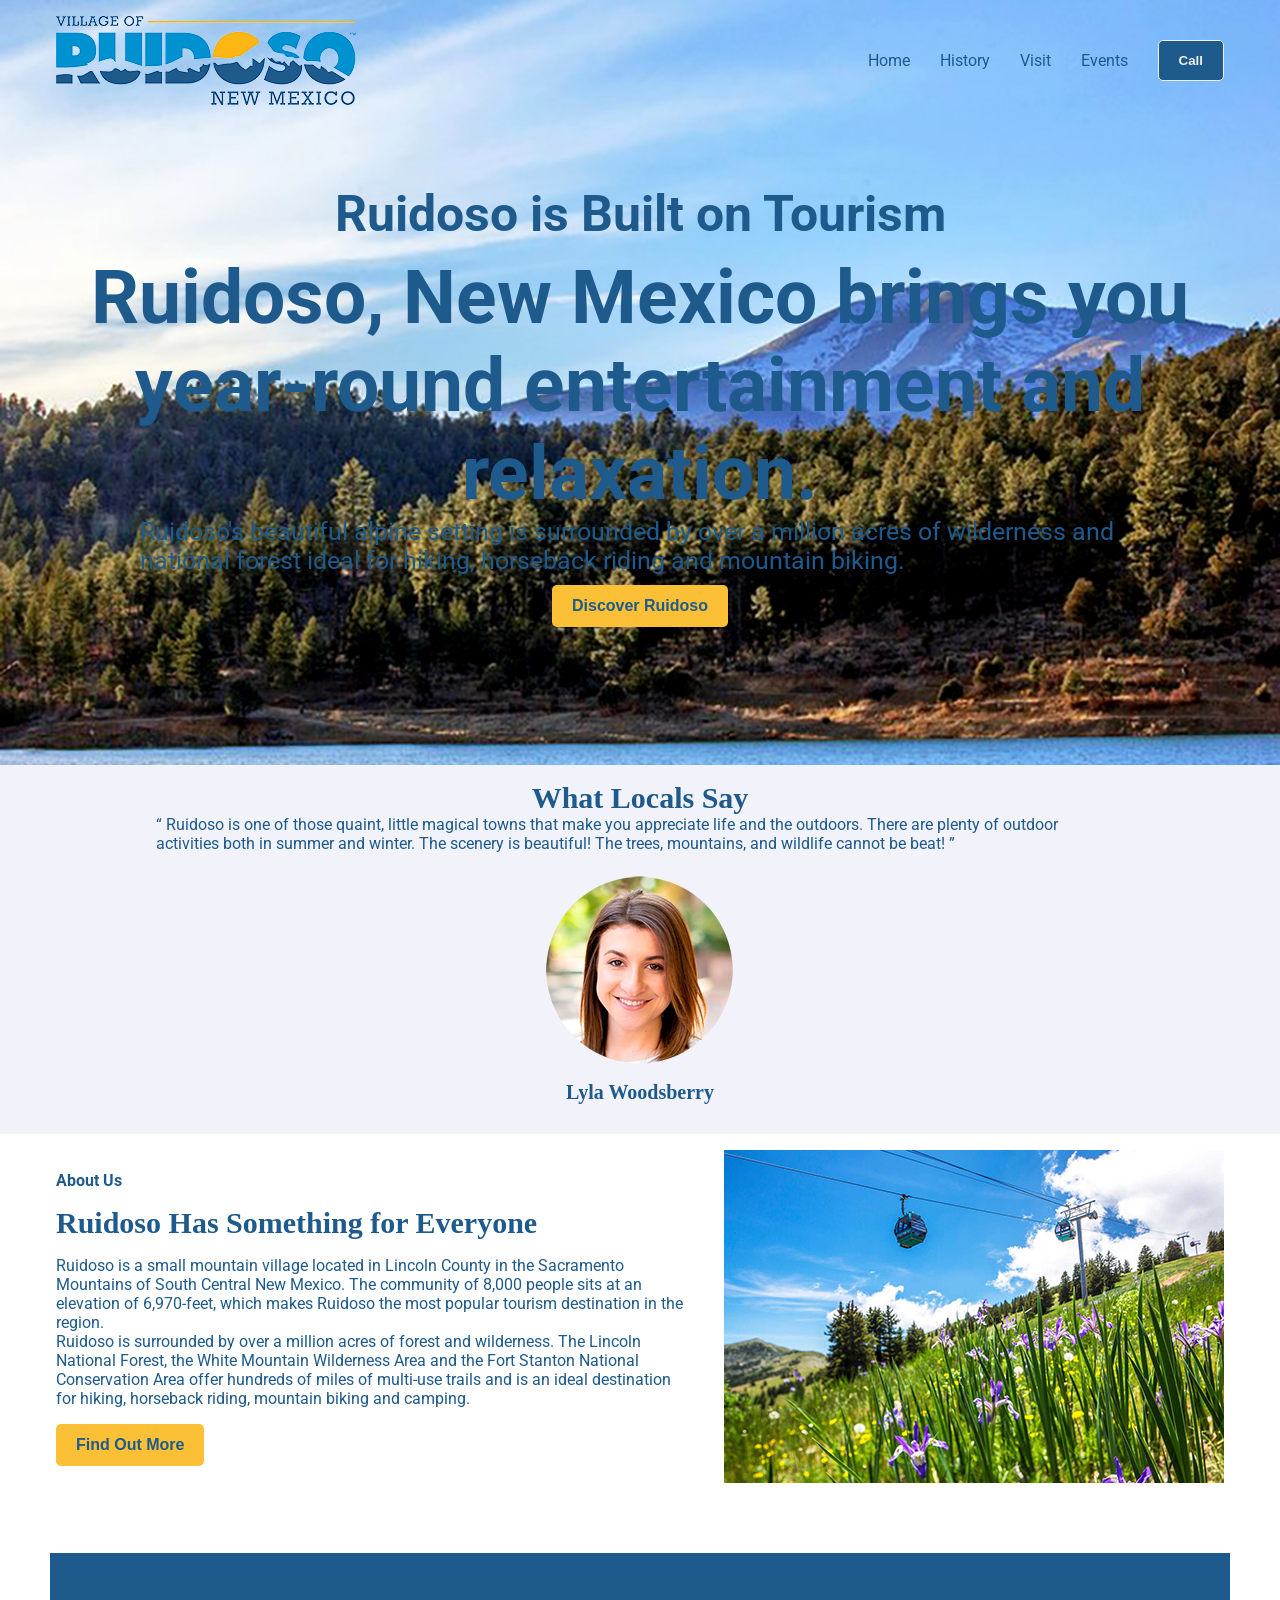
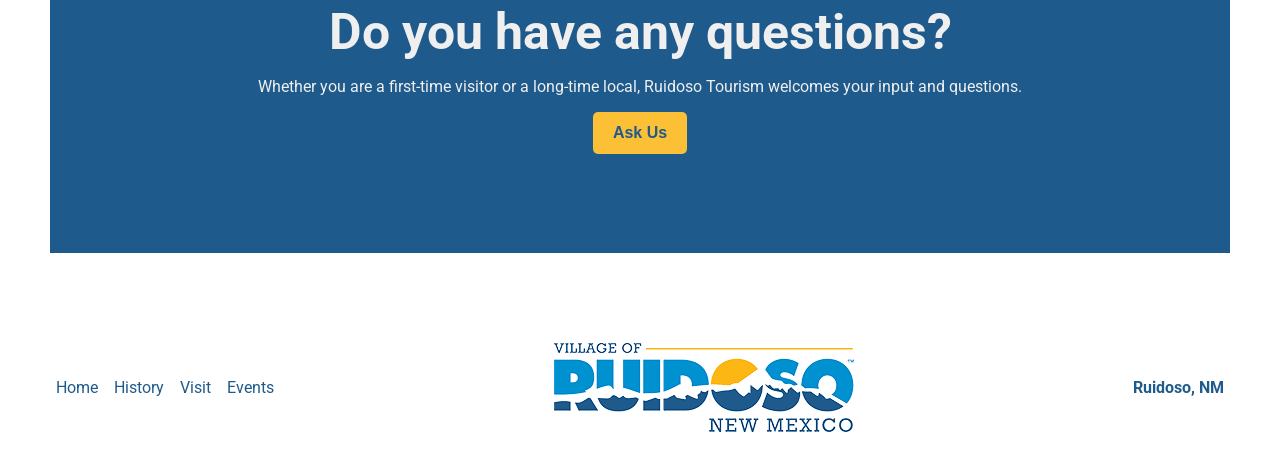
<file: index.html>
<!DOCTYPE html>
<html lang="en">
<head>
    <meta charset="UTF-8">
    <meta name="viewport" content="width=device-width, initial-scale=1.0">
    <title>Ruidoso Tourism Website</title>
    <link rel="stylesheet" type="text/css" href="styles.css">
</head>
<body>
    
    <header id="main-header">
        <div class="container">

            <nav>
                <img src="images/logo.png" alt="Ruidoso Logo" class="logo">
                <ul class="nav-list">
                    <li> <a href="index.html">Home</a> </li>
                    <li> <a href="history.html">History</a> </li>
                    <li> <a href="visit.html">Visit</a> </li>
                    <li> <a href="events.html">Events</a> </li>
                    <li> <button class="btn btn-secondary">Call</button></li>
                </ul>

                <!--Hamburger Icon Toggle-->
                <button class="menu-btn">
                    <span></span>
                    <span></span>
                    <span></span>
                </button>
                <!--Hamburger Icon Toggle-->

            </nav>

        </div>

        <div class="home-header">

            <h1 class="intro-heading">
                Ruidoso is Built on Tourism
            </h1>

            <h1 class="main-heading">
                Ruidoso, New Mexico brings you year-round entertainment and relaxation.
            </h1>

            <p>
                Ruidoso's beautiful alpine setting is surrounded by over a million acres of wilderness and national forest ideal for hiking, horseback riding and mountain biking.
            </p>

            <!--Dropdown-->
            <div class="dropdown">
                <button class="btn btn-primary"> Discover Ruidoso </button>
                    <div class="dropdown-content">
                        <a href="#"> Winter </a>
                        <a href="#"> Spring </a>
                        <a href="#"> Summer </a>
                        <a href="#"> Fall </a>
                    </div>
            </div>
            <!--Dropdown-->

        </div>

    </header>

    <main>

        <section id="review">
            <div class="container">
                <h1>
                    What Locals Say
                </h1>
                <p>
                    <q>
                        Ruidoso is one of those quaint, little magical towns that make you appreciate life and the outdoors. There are plenty of outdoor activities both in summer and winter. The scenery is beautiful! The trees, mountains, and wildlife cannot be beat!
                    </q>
                </p>

            </div>

            <div class="profile">
                <img src="images/profile.png" alt="Reviewers Profile Picture">
                <h4>
                    Lyla Woodsberry
                </h4>
            </div>

        </section>

        <section id="about-us">

            <div class="container">

            <div class="about-content">
                <h4>
                    About Us
                </h4>

                <h1>
                    Ruidoso Has Something for Everyone
                </h1>

                <p>
                    Ruidoso is a small mountain village located in Lincoln County in the Sacramento Mountains of South Central New Mexico.   The community of 8,000 people sits at an elevation of 6,970-feet, which makes Ruidoso the most popular tourism destination in the region.
                    <br>
                    Ruidoso is surrounded by over a million acres of forest and wilderness. The Lincoln National Forest, the White Mountain Wilderness Area and the Fort Stanton National Conservation Area offer hundreds of miles of multi-use trails and is an ideal destination for hiking, horseback riding, mountain biking and camping.
                </p>

                <button class="btn btn-primary">
                    Find Out More
                </button>
            
            </div>

            <div class="about-image">
                <img src="images/about-background.jpg" alt="View of Ruidoso">
            </div>

            </div>

        </section>

        <section id="questions">

            <div class="container">

                <h1>
                    Do you have any questions?
                </h1>

                <p>
                    Whether you are a first-time visitor or a long-time local, Ruidoso Tourism welcomes your input and questions.
                </p>

                <button class="btn btn-primary">
                    Ask Us
                </button>

            </div>

        </section>

    </main>

    <footer>
        <div class="container">
            <ul class="footer-list">
                    <li> <a href="index.html">Home</a> </li>
                    <li> <a href="history.html">History</a> </li>
                    <li> <a href="visit.html">Visit</a> </li>
                    <li> <a href="events.html">Events</a> </li>
            </ul>
            <img src="images/logo.png" alt="Ruidoso Logo" class="footer-logo">
            <p><b>Ruidoso, NM</b></p>
        </div>
    </footer>

    <script>

        const navBtn = document.querySelector('.menu-btn')
        const navList = document.querySelector('.nav-list')

        navBtn.addEventListener('click', () => {
        navBtn.classList.toggle('active');
        navList.classList.toggle('active');
        });

    </script>

</body>
</html>
</file>
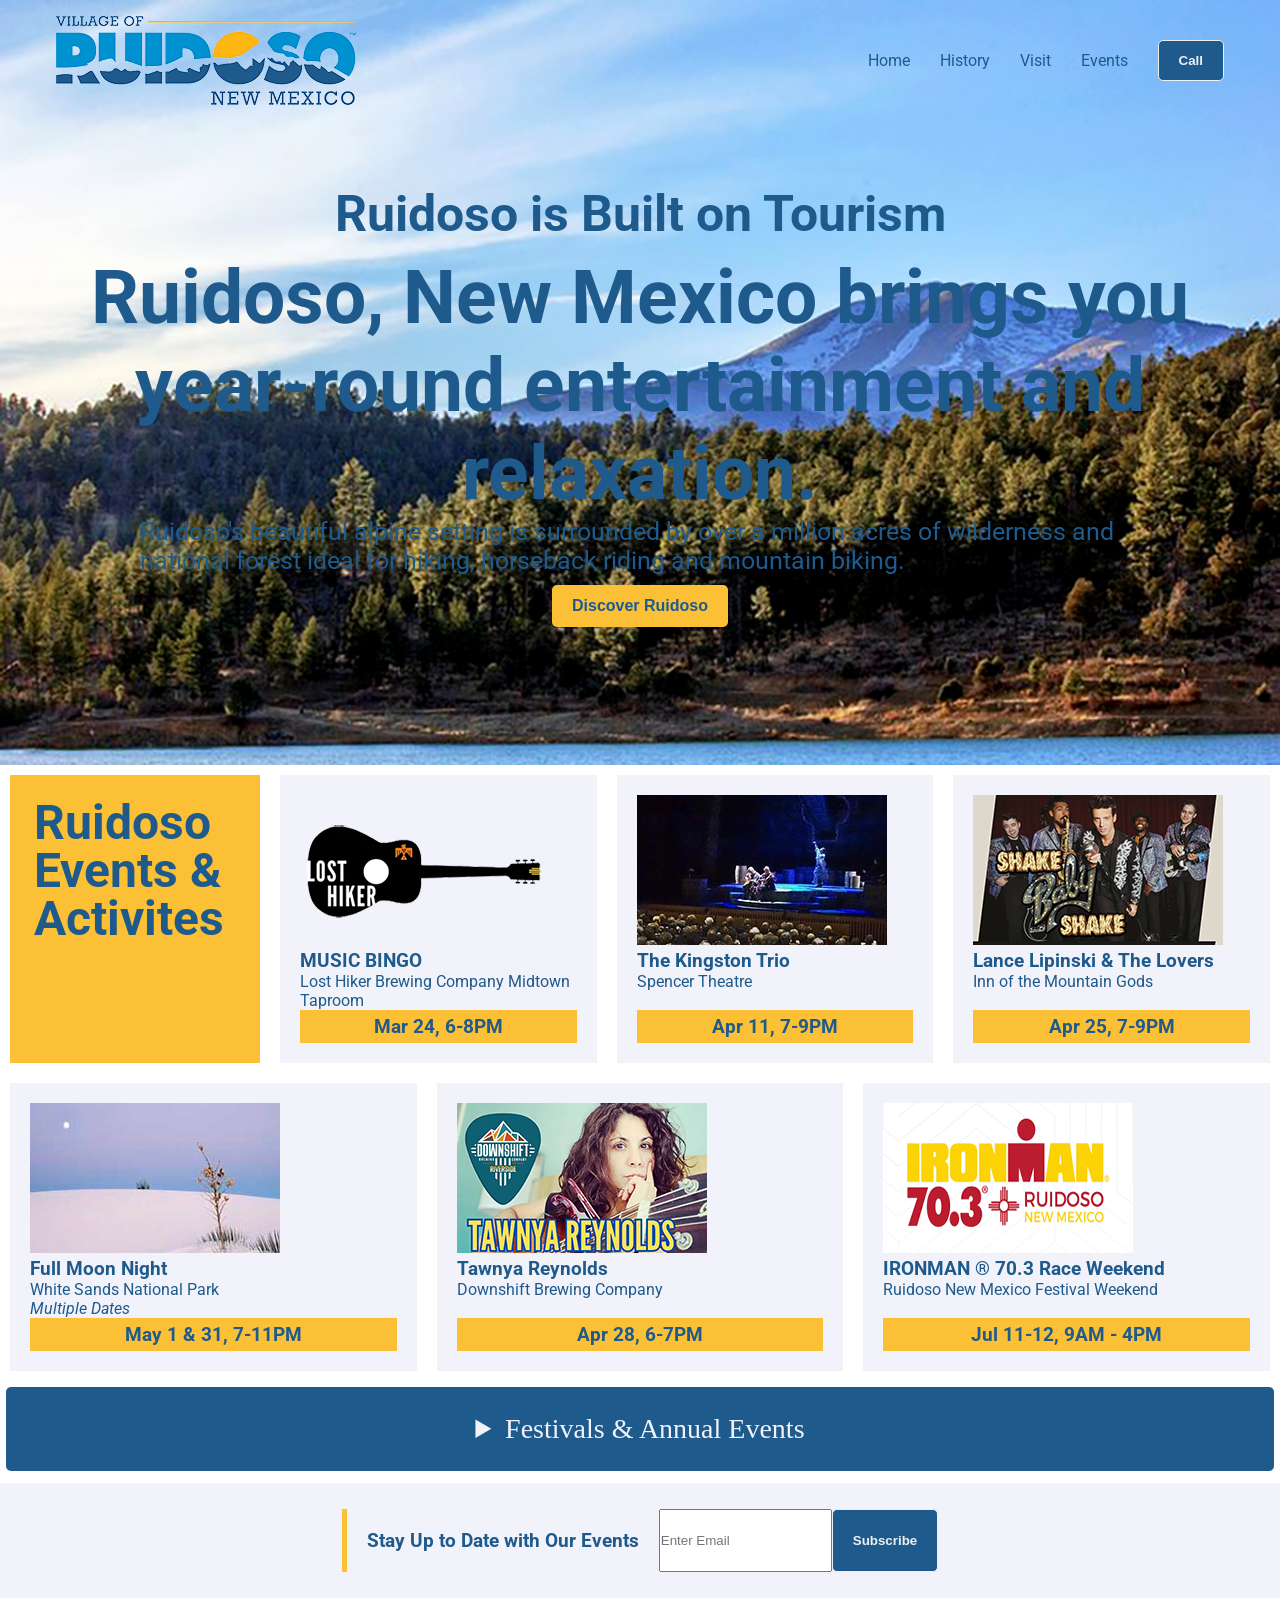
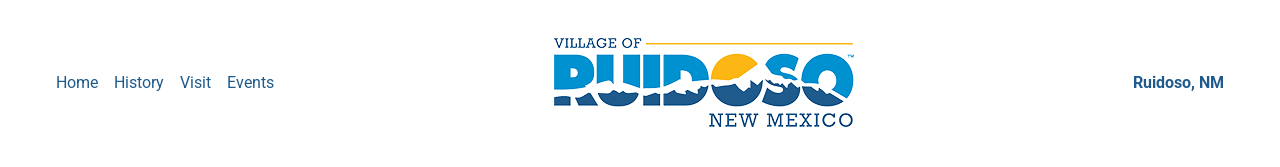
<file: events.html>
<!DOCTYPE html>
<html lang="en">
<head>
    <meta charset="UTF-8">
    <meta name="viewport" content="width=device-width, initial-scale=1.0">
    <title>Events Ruidoso</title>
    <link rel="stylesheet" type="text/css" href="styles.css">
</head>
<body>
    
    <header id="main-header">
        <div class="container">

            <nav>
                <img src="images/logo.png" alt="Ruidoso Logo" class="logo">
                <ul class="nav-list">
                    <li> <a href="index.html">Home</a> </li>
                    <li> <a href="history.html">History</a> </li>
                    <li> <a href="visit.html">Visit</a> </li>
                    <li> <a href="events.html">Events</a> </li>
                    <li> <button class="btn btn-secondary">Call</button></li>
                </ul>

                <!--Hamburger Icon Toggle-->
                <button class="menu-btn">
                    <span></span>
                    <span></span>
                    <span></span>
                </button>
                <!--Hamburger Icon Toggle-->

            </nav>

        </div>

        <div class="home-header">

            <h1 class="intro-heading">
                Ruidoso is Built on Tourism
            </h1>

            <h1 class="main-heading">
                Ruidoso, New Mexico brings you year-round entertainment and relaxation.
            </h1>

            <p>
                Ruidoso's beautiful alpine setting is surrounded by over a million acres of wilderness and national forest ideal for hiking, horseback riding and mountain biking.
            </p>

            <!--Dropdown-->
            <div class="dropdown">
                <button class="btn btn-primary"> Discover Ruidoso </button>
                    <div class="dropdown-content">
                        <a href="#"> Winter </a>
                        <a href="#"> Spring </a>
                        <a href="#"> Summer </a>
                        <a href="#"> Fall </a>
                    </div>
            </div>
            <!--Dropdown-->

        </div>

    </header>

    <main>

        <div id="events">

            <section class="title">
                <h1>Ruidoso Events &amp; Activites</h1>
            </section>

            <section class="event-item">
                <h2>MUSIC BINGO</h2>
                <p class="info">Lost Hiker Brewing Company Midtown Taproom</p>
                <p class="photo"> 
                    <a href="https://losthikerbrewing.com" target="_blank">
                        <img src="images/musicbongo.png" alt="Music Bingo">
                    </a>
                </p>
                <p class="date">Mar 24, 6-8PM</p>
            </section>

            <section class="event-item">
                <h2>The Kingston Trio</h2>
                <p class="info">Spencer Theatre</p>
                <p class="photo"> 
                    <a href="https://spencertheater.com" target="_blank">
                        <img src="images/kingston.jpeg" alt="The Kingston Trio">
                    </a>
                </p>
                <p class="date">Apr 11, 7-9PM</p>
            </section>

            <section class="event-item">
                <h2>Lance Lipinski &amp; The Lovers</h2>
                <p class="info">Inn of the Mountain Gods</p>
                <p class="photo"> 
                    <a href="https://www.innofthemountaingods.com" target="_blank">
                        <img src="images/lipinsky.jpg" alt="Lance Lipinski and The Lovers">
                    </a>
                </p>
                <p class="date">Apr 25, 7-9PM</p>
            </section>

            <section class="event-item">
                <h2>Full Moon Night</h2>
                <p class="info">White Sands National Park <br> <em>Multiple Dates</em> </p>
                <p class="photo"> 
                    <a href="https://www.nps.gov/whsa/index.htm" target="_blank">
                        <img src="images/whitesands.jpeg" alt="White Sands National Park">
                    </a>
                </p>
                <p class="date">May 1 &amp; 31, 7-11PM</p>
            </section>

            <section class="event-item">
                <h2>Tawnya Reynolds</h2>
                <p class="info">Downshift Brewing Company</p>
                <p class="photo"> 
                    <a href="https://www.downshift.beer" target="_blank">
                        <img src="images/tawnya.jpg" alt="Tawnya Reynolds">
                    </a>
                </p>
                <p class="date">Apr 28, 6-7PM</p>
            </section>

            <section class="event-item">
                <h2>IRONMAN &reg; 70.3 Race Weekend</h2>
                <p class="info">Ruidoso New Mexico Festival Weekend</p>
                <p class="photo"> 
                    <a href="https://www.ironman.com/races/im703-ruidoso-new-mexico" target="_blank"> 
                        <img src="images/ironman.png" alt="Ironman 70.3 Race Weekend">
                    </a>
                </p>
                <p class="date">Jul 11-12, 9AM - 4PM</p>
            </section>

        </div>

        <div id="more-events">

            <details>

                <summary>
                    Festivals &amp; Annual Events
                </summary>

                <div id="table">

                    <table>
                        <tr class="event-name">
                            <th>Event Name</th>
                            <th>Location</th>
                            <th>Date</th>
                        </tr>

                        <tr>
                            <td>Lincoln Forest Renaissance Faire</td>
                            <td>Wingfield Park</td>
                            <td>May 15-17</td>
                        </tr>

                        <tr>
                            <td>31st Annual Art Loop Studio Tour</td>
                            <td>Sacramento Mountains</td>
                            <td>July 3-5</td>
                        </tr>

                        <tr>
                            <td>Ruidoso Art Festival</td>
                            <td>Ruidoso Convention Center</td>
                            <td>July 24-26</td>
                        </tr>

                        <tr>
                            <td>Alto Artist Tour New Mexico</td>
                            <td>Alto, New Mexico</td>
                            <td>August 7-9</td>
                        </tr>

                        <tr>
                            <td>XTERRA World Championship</td>
                            <td>Lincoln National Forest</td>
                            <td>October 8-11</td>
                        </tr>

                        <tr>
                            <td>Ruidoso Turkey Trot 5K</td>
                            <td>White Mountain Recreation Complex</td>
                            <td>November 26</td>
                        </tr>

                    </table>

                </div>

            </details>

        </div>

        <div class="signup">

            <form>
                <h2>Stay Up to Date with Our Events</h2>
                <input type="email" id="email" name="email" placeholder="Enter Email" required>
                <input type="submit" value="Subscribe" class="btn btn-secondary">
            </form>

        </div>

    </main>

    <footer>
        <div class="container">
            <ul class="footer-list">
                    <li> <a href="index.html">Home</a> </li>
                    <li> <a href="history.html">History</a> </li>
                    <li> <a href="visit.html">Visit</a> </li>
                    <li> <a href="events.html">Events</a> </li>
            </ul>
            <img src="images/logo.png" alt="Ruidoso Logo" class="footer-logo">
            <p><b>Ruidoso, NM</b></p>
        </div>
    </footer>

    <script>

        const navBtn = document.querySelector('.menu-btn')
        const navList = document.querySelector('.nav-list')

        navBtn.addEventListener('click', () => {
        navBtn.classList.toggle('active');
        navList.classList.toggle('active');
        });

    </script>

</body>
</html>
</file>
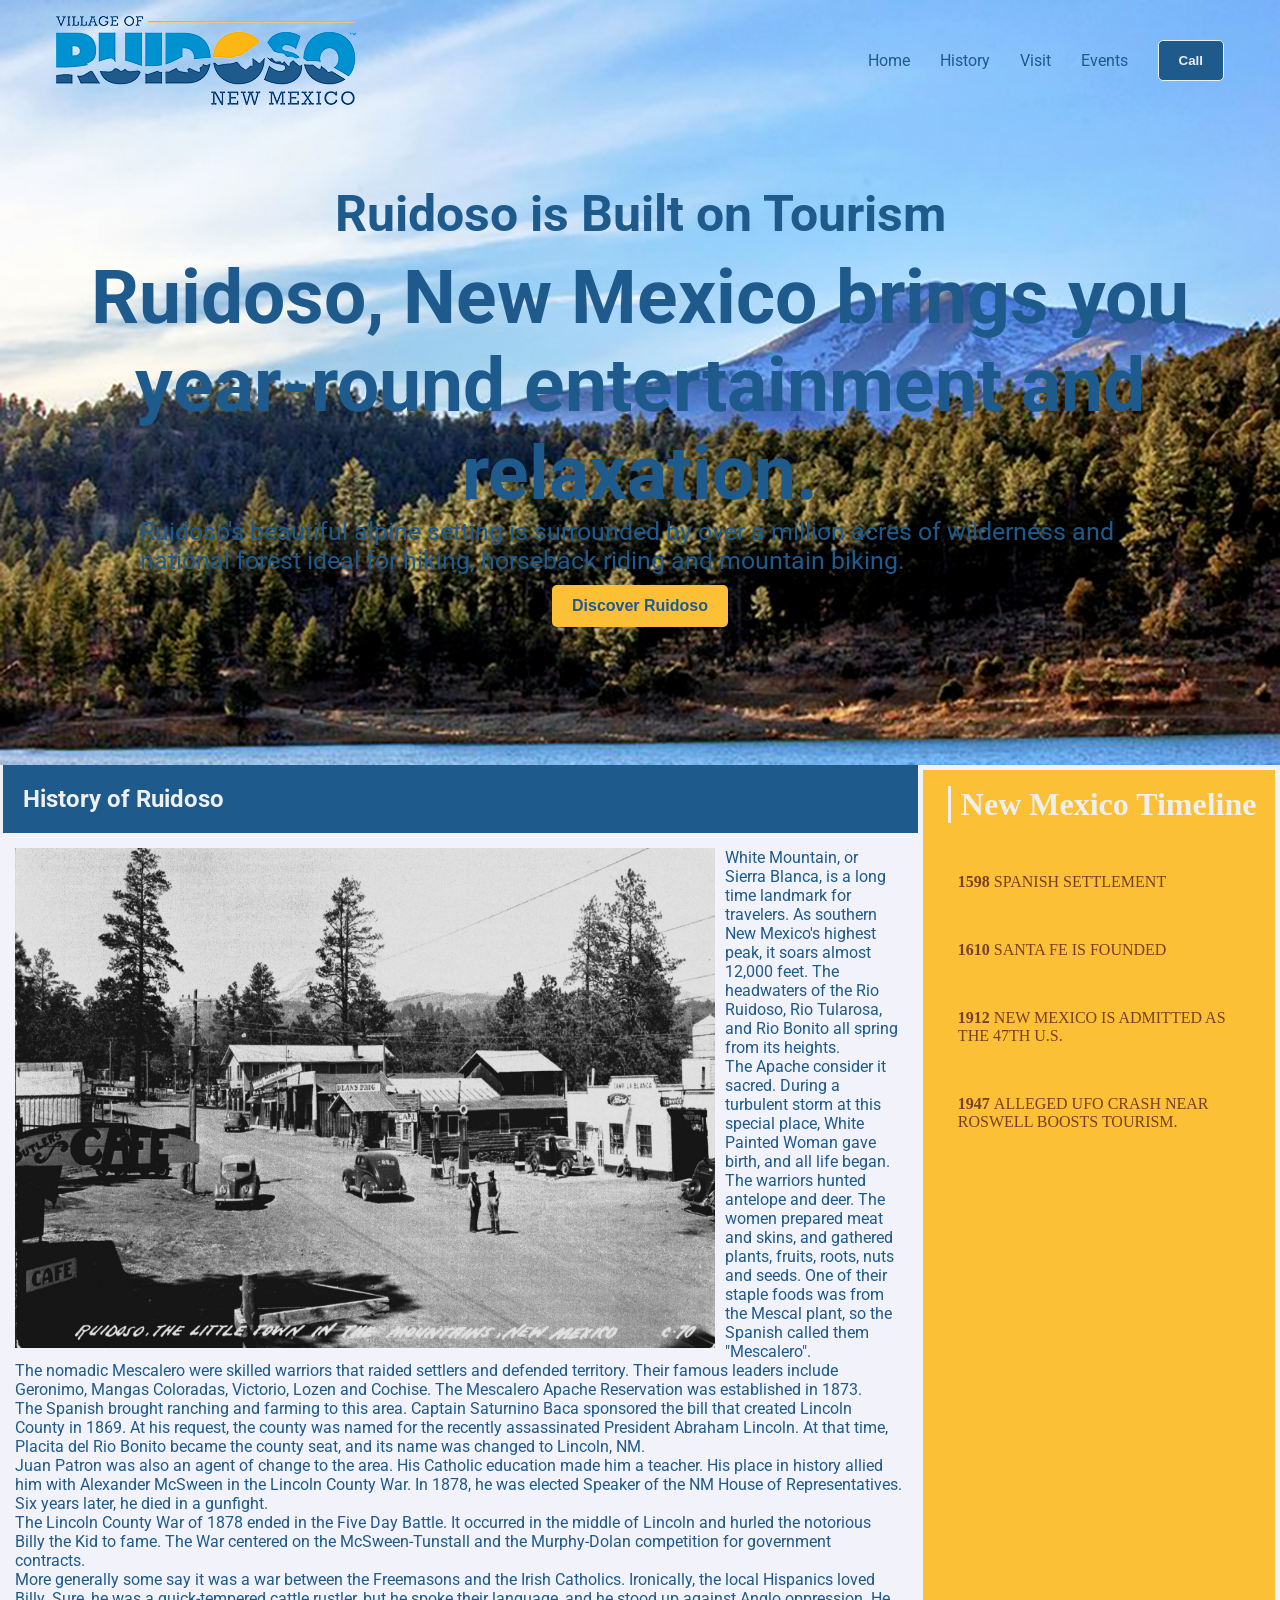
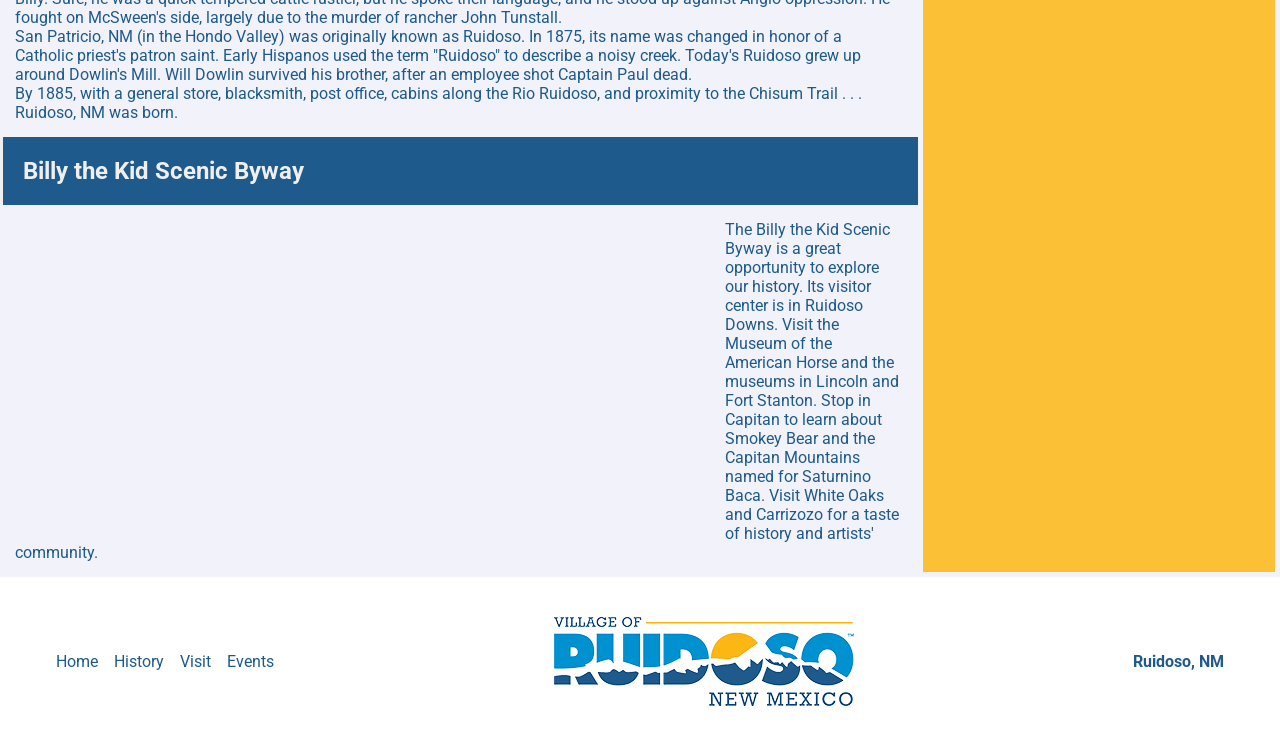
<file: history.html>
<!DOCTYPE html>
<html lang="en">
<head>
    <meta charset="UTF-8">
    <meta name="viewport" content="width=device-width, initial-scale=1.0">
    <title>History of Ruidoso</title>
    <link rel="stylesheet" type="text/css" href="styles.css">
</head>
<body>
    
    <header id="main-header">
        <div class="container">

            <nav>
                <img src="images/logo.png" alt="Ruidoso Logo" class="logo">
                <ul class="nav-list">
                    <li> <a href="index.html">Home</a> </li>
                    <li> <a href="history.html">History</a> </li>
                    <li> <a href="visit.html">Visit</a> </li>
                    <li> <a href="events.html">Events</a> </li>
                    <li> <button class="btn btn-secondary">Call</button></li>
                </ul>

                <!--Hamburger Icon Toggle-->
                <button class="menu-btn">
                    <span></span>
                    <span></span>
                    <span></span>
                </button>
                <!--Hamburger Icon Toggle-->

            </nav>

        </div>

        <div class="home-header">

            <h1 class="intro-heading">
                Ruidoso is Built on Tourism
            </h1>

            <h1 class="main-heading">
                Ruidoso, New Mexico brings you year-round entertainment and relaxation.
            </h1>

            <p>
                Ruidoso's beautiful alpine setting is surrounded by over a million acres of wilderness and national forest ideal for hiking, horseback riding and mountain biking.
            </p>

            <!--Dropdown-->
            <div class="dropdown">
                <button class="btn btn-primary"> Discover Ruidoso </button>
                    <div class="dropdown-content">
                        <a href="#"> Winter </a>
                        <a href="#"> Spring </a>
                        <a href="#"> Summer </a>
                        <a href="#"> Fall </a>
                    </div>
            </div>
            <!--Dropdown-->

        </div>

    </header>

    <div id="history-container">
    <main>
        <h2>History of Ruidoso</h2>
        <p>
            <img src="images/history.jpg" alt="Ruidoso, The Little Town in the Mountains, New Mexico">

            White Mountain, or Sierra Blanca, is a long time landmark for travelers. As southern New Mexico&apos;s highest peak, it soars almost 12,000 feet. The headwaters of the Rio Ruidoso, Rio Tularosa, and Rio Bonito all spring from its heights. <br>
            The Apache consider it sacred. During a turbulent storm at this special place, White Painted Woman gave birth, and all life began. <br>
            The warriors hunted antelope and deer. The women prepared meat and skins, and gathered plants, fruits, roots, nuts and seeds. One of their staple foods was from the Mescal plant, so the Spanish called them &quot;Mescalero&quot;. <br>
            The nomadic Mescalero were skilled warriors that raided settlers and defended territory. Their famous leaders include Geronimo, Mangas Coloradas, Victorio, Lozen and Cochise. The Mescalero Apache Reservation was established in 1873. <br>
            The Spanish brought ranching and farming to this area. Captain Saturnino Baca sponsored the bill that created Lincoln County in 1869. At his request, the county was named for the recently assassinated President Abraham Lincoln. At that time, Placita del Rio Bonito became the county seat, and its name was changed to Lincoln, NM. <br>
            Juan Patron was also an agent of change to the area. His Catholic education made him a teacher. His place in history allied him with Alexander McSween in the Lincoln County War. In 1878, he was elected Speaker of the NM House of Representatives. Six years later, he died in a gunfight. <br>
            The Lincoln County War of 1878 ended in the Five Day Battle. It occurred in the middle of Lincoln and hurled the notorious Billy the Kid to fame. The War centered on the McSween-Tunstall and the Murphy-Dolan competition for government contracts. <br>
            More generally some say it was a war between the Freemasons and the Irish Catholics. Ironically, the local Hispanics loved Billy. Sure, he was a quick-tempered cattle rustler, but he spoke their language, and he stood up against Anglo oppression. He fought on McSween&apos;s side, largely due to the murder of rancher John Tunstall. <br>
            San Patricio, NM (in the Hondo Valley) was originally known as Ruidoso. In 1875, its name was changed in honor of a Catholic priest&apos;s patron saint. Early Hispanos used the term &quot;Ruidoso&quot; to describe a noisy creek. Today&apos;s Ruidoso grew up around Dowlin&apos;s Mill. Will Dowlin survived his brother, after an employee shot Captain Paul dead. <br>
            By 1885, with a general store, blacksmith, post office, cabins along the Rio Ruidoso, and proximity to the Chisum Trail . . . Ruidoso, NM was born.

        </p>

        <h2>Billy the Kid Scenic Byway</h2>

        <p>
            <iframe src="https://www.google.com/maps/embed?pb=!1m18!1m12!1m3!1d3333.515263455951!2d-105.595484!3d33.331486!2m3!1f0!2f0!3f0!3m2!1i1024!2i768!4f13.1!3m3!1m2!1s0x86e1cf28ed8e29d9%3A0xf5ed6ff70734b637!2sBilly%20The%20Kid%20Scenic%20Byway%20Visitor%20Center!5e0!3m2!1sen!2sus!4v1771456371302!5m2!1sen!2sus" width="600" height="450" style="border:0;" allowfullscreen="" loading="lazy" referrerpolicy="no-referrer-when-downgrade" class="map"></iframe>

            The Billy the Kid Scenic Byway is a great opportunity to explore our history. Its visitor center is in Ruidoso Downs. Visit the Museum of the American Horse and the museums in Lincoln and Fort Stanton. Stop in Capitan to learn about Smokey Bear and the Capitan Mountains named for Saturnino Baca. Visit White Oaks and Carrizozo for a taste of history and artists&apos; community.
        </p>
    </main>

    <aside>

        <h3>New Mexico Timeline</h3>

        <p> <b> 1598 </b> SPANISH SETTLEMENT</p>
        <p> <b> 1610 </b> SANTA FE IS FOUNDED</p>
        <p> <b> 1912 </b> NEW MEXICO IS ADMITTED AS THE 47TH U.S.</p>
        <p> <b> 1947 </b> ALLEGED UFO CRASH NEAR ROSWELL BOOSTS TOURISM.</p>

    </aside>

    </div>

    <footer>
        <div class="container">
            <ul class="footer-list">
                    <li> <a href="index.html">Home</a> </li>
                    <li> <a href="history.html">History</a> </li>
                    <li> <a href="visit.html">Visit</a> </li>
                    <li> <a href="events.html">Events</a> </li>
            </ul>
            <img src="images/logo.png" alt="Ruidoso Logo" class="footer-logo">
            <p><b>Ruidoso, NM</b></p>
        </div>
    </footer>

    <script>

        const navBtn = document.querySelector('.menu-btn')
        const navList = document.querySelector('.nav-list')

        navBtn.addEventListener('click', () => {
        navBtn.classList.toggle('active');
        navList.classList.toggle('active');
        });

    </script>

</body>
</html>
</file>
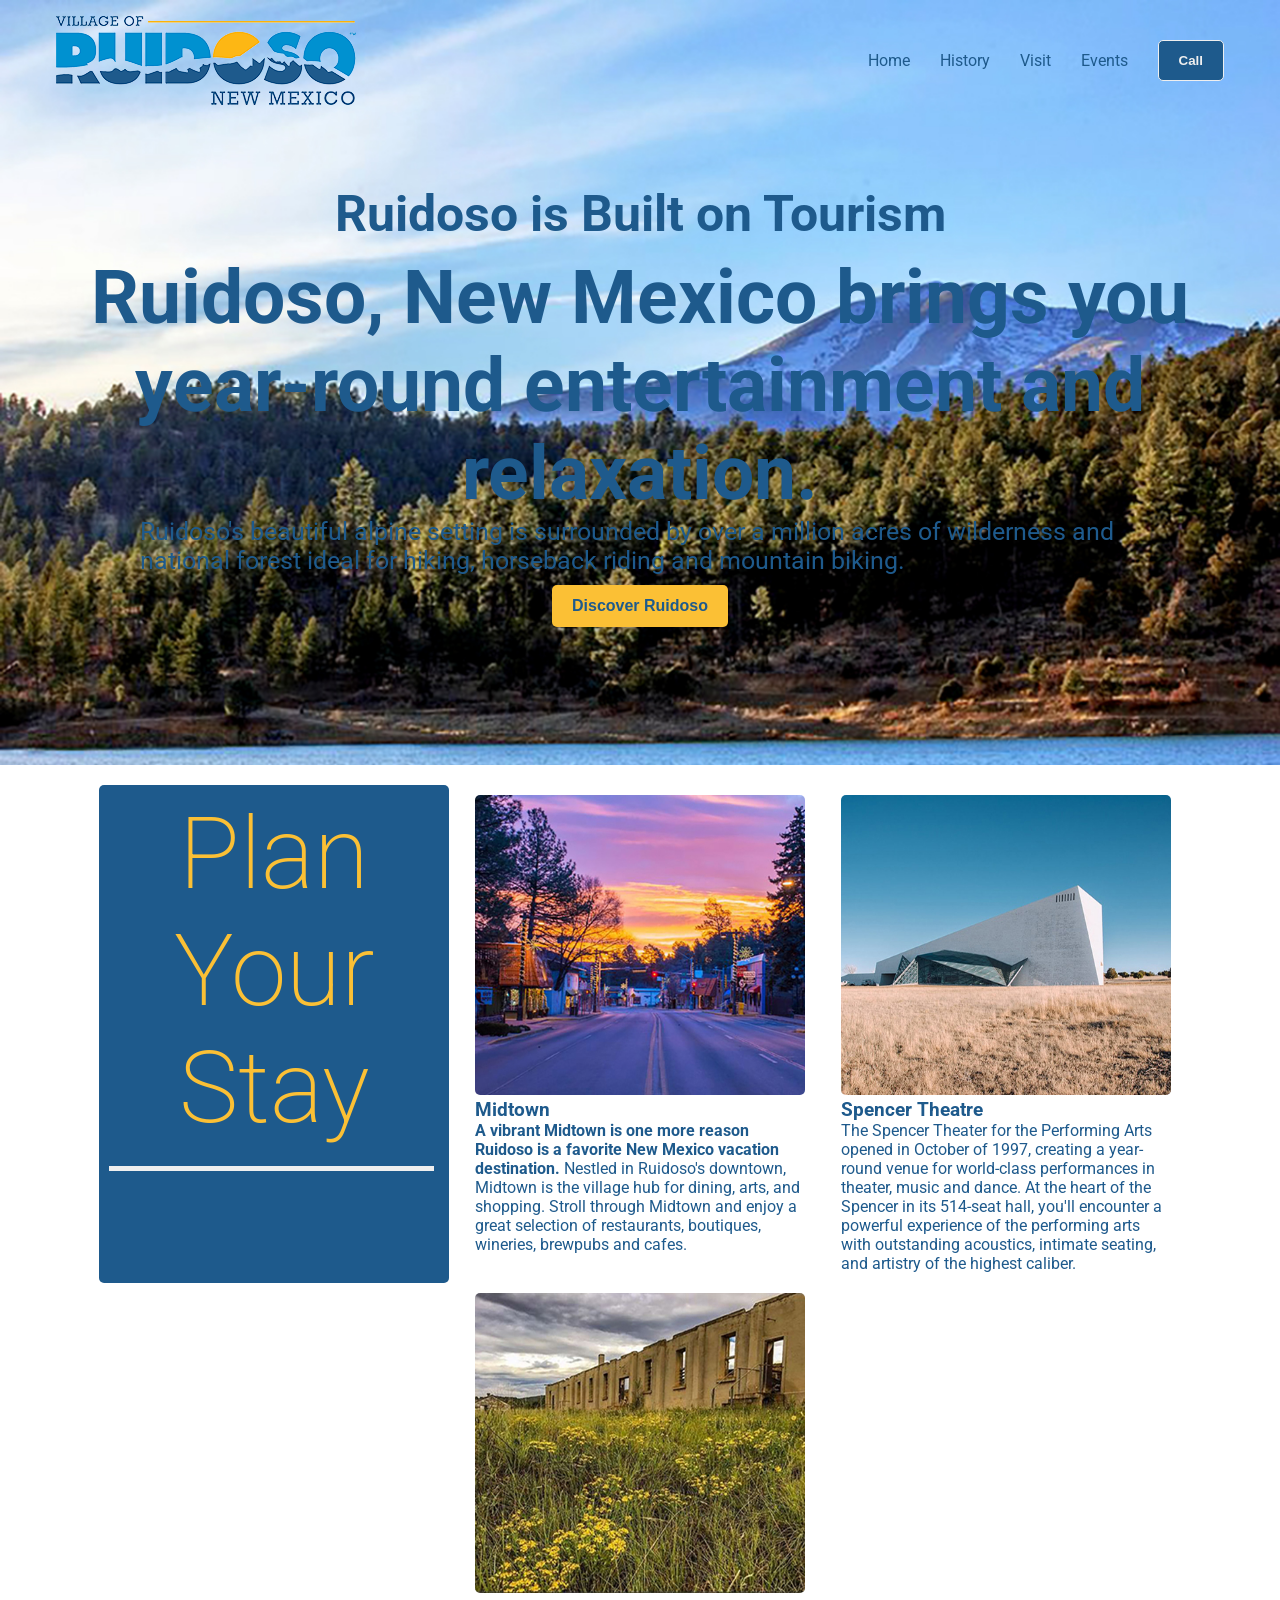
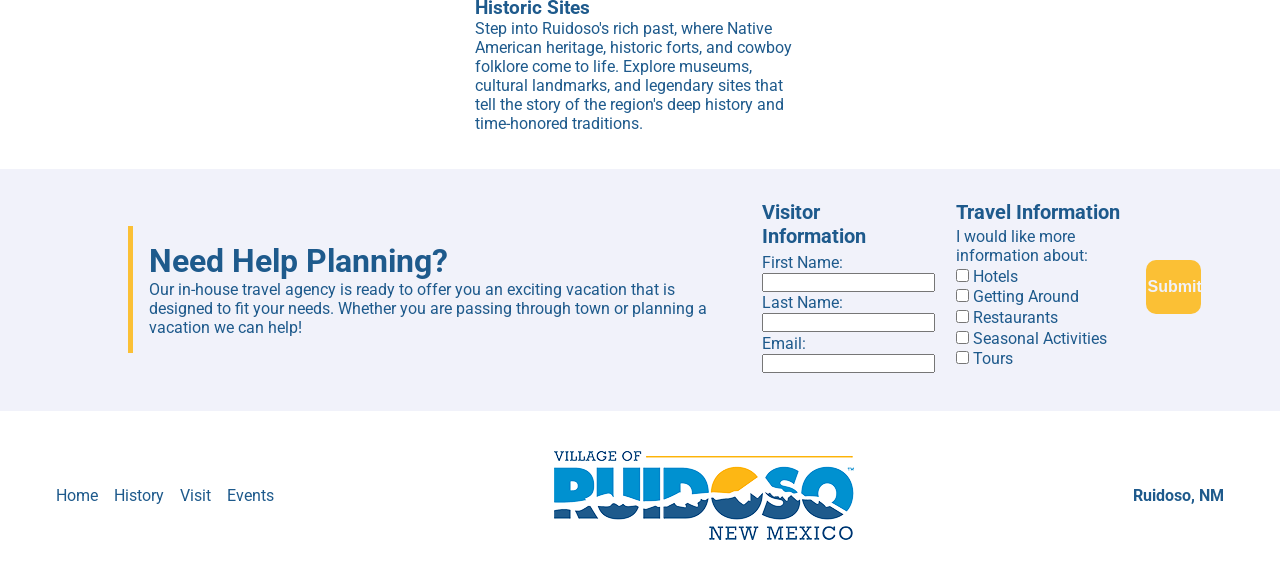
<file: visit.html>
<!DOCTYPE html>
<html lang="en">
<head>
    <meta charset="UTF-8">
    <meta name="viewport" content="width=device-width, initial-scale=1.0">
    <title>Visit Ruidoso</title>
    <link rel="stylesheet" type="text/css" href="styles.css">
</head>
<body>
    
    <header id="main-header">
        <div class="container">

            <nav>
                <img src="images/logo.png" alt="Ruidoso Logo" class="logo">
                <ul class="nav-list">
                    <li> <a href="index.html">Home</a> </li>
                    <li> <a href="history.html">History</a> </li>
                    <li> <a href="visit.html">Visit</a> </li>
                    <li> <a href="events.html">Events</a> </li>
                    <li> <button class="btn btn-secondary">Call</button></li>
                </ul>

                <!--Hamburger Icon Toggle-->
                <button class="menu-btn">
                    <span></span>
                    <span></span>
                    <span></span>
                </button>
                <!--Hamburger Icon Toggle-->

            </nav>

        </div>

        <div class="home-header">

            <h1 class="intro-heading">
                Ruidoso is Built on Tourism
            </h1>

            <h1 class="main-heading">
                Ruidoso, New Mexico brings you year-round entertainment and relaxation.
            </h1>

            <p>
                Ruidoso's beautiful alpine setting is surrounded by over a million acres of wilderness and national forest ideal for hiking, horseback riding and mountain biking.
            </p>

            <!--Dropdown-->
            <div class="dropdown">
                <button class="btn btn-primary"> Discover Ruidoso </button>
                    <div class="dropdown-content">
                        <a href="#"> Winter </a>
                        <a href="#"> Spring </a>
                        <a href="#"> Summer </a>
                        <a href="#"> Fall </a>
                    </div>
            </div>
            <!--Dropdown-->

        </div>

    </header>

    <main>

        <div id="services">

            <div class="flex-container">

                <div class="section-title">

                    <h1> Plan Your Stay </h1>

                    <div class="line"> </div>

                </div>

                <section class="service">
                    <div class="flex-item-left">

                        <img src="images/service1.jpg" alt="Midtown Ruidoso">
                        <h3> Midtown </h3>
                        <p> 
                            <b> A vibrant Midtown is one more reason Ruidoso is a favorite New Mexico vacation destination. </b>
                                Nestled in Ruidoso&apos;s downtown, Midtown is the village hub for dining, arts, and shopping. Stroll through Midtown and enjoy a great selection of restaurants, boutiques, wineries, brewpubs and cafes. 
                        </p>

                    </div>
                </section>

                <section class="service">
                    
                    <img src="images/service2.jpg" alt="Spender Theatre Ruidoso">
                    <h3> Spencer Theatre</h3>
                    <p>
                        The Spencer Theater for the Performing Arts opened in October of 1997, creating a year-round venue for world-class performances in theater, music and dance. At the heart of the Spencer in its 514-seat hall, you&apos;ll encounter a powerful experience of the performing arts with outstanding acoustics, intimate seating, and artistry of the highest caliber.
                    </p>

                </section>

                <section class="service">

                    <img src="images/service3.jpg" alt="Historic Sites Ruidoso">
                    <h3> Historic Sites </h3>
                    <p>
                        Step into Ruidoso&apos;s rich past, where Native American heritage, historic forts, and cowboy folklore come to life. Explore museums, cultural landmarks, and legendary sites that tell the story of the region&apos;s deep history and time-honored traditions.
                    </p>
                </section>

            </div>

        </div>

        <div id="visit">

            <div class="container">
                <h1>Need Help Planning?</h1>
                <p>Our in-house travel agency is ready to offer you an exciting vacation that is designed to fit your needs. Whether you are passing through town or planning  a vacation we can help!</p>
            </div>

            <div id="form">
                <form class="form-grid">
                    
                    <fieldset>

                        <legend>Visitor Information</legend>

                        <label for="fName">First Name:</label>
                        <input type="text" name="fName" id="fName" required>

                        <label for="lName">Last Name:</label>
                        <input type="text" name="lName" id="lName" required>

                        <label for="email">Email:</label>
                        <input type="email" name="email" id="email" required>

                    </fieldset>

                    <fieldset>

                        <legend>Travel Information</legend>
                        <p>I would like more information about:</p>

                        <label for="hotels">
                            <input type="checkbox" name="travel" id="hotels" value="Hotels">
                            Hotels
                        </label>

                        <label for="getting-around">
                            <input type="checkbox" name="travel" id="getting-around" value="Getting-Around">
                            Getting Around
                        </label>

                        <label for="restaurants">
                            <input type="checkbox" name="travel" id="restaurants" value="Restaurants">
                            Restaurants
                        </label>

                        <label for="seasonal-activities">
                            <input type="checkbox" name="travel" id="seasonal-activities" value="Seasonal-Activities">
                            Seasonal Activities
                        </label>

                        <label for="tours">
                            <input type="checkbox" name="travel" id="tours" value="Tours">
                            Tours
                        </label>

                    </fieldset>

                    <input type="submit" value="Submit" class="submit">

                </form>

            </div>


        </div>

    </main>

    <footer>
        <div class="container">
            <ul class="footer-list">
                    <li> <a href="index.html">Home</a> </li>
                    <li> <a href="history.html">History</a> </li>
                    <li> <a href="visit.html">Visit</a> </li>
                    <li> <a href="events.html">Events</a> </li>
            </ul>
            <img src="images/logo.png" alt="Ruidoso Logo" class="footer-logo">
            <p><b>Ruidoso, NM</b></p>
        </div>
    </footer>

    <script>

        const navBtn = document.querySelector('.menu-btn')
        const navList = document.querySelector('.nav-list')

        navBtn.addEventListener('click', () => {
        navBtn.classList.toggle('active');
        navList.classList.toggle('active');
        });

    </script>

</body>
</html>
</file>
<file: styles.css>
@charset "UTF-8";

@import url('https://fonts.googleapis.com/css2?family=Roboto:ital,wght@0,100..900;1,100..900&display=swap');

@import url('https://fonts.googleapis.com/css2?family=Playfair+Display:ital,wght@0,400..900;1,400..900&display=swap'); 

/*Remove Default Margins*/

* {
    margin: 0;
    padding: 0;
    box-sizing: border-box;
}

/*Remove White Gaps at Top/Bottom*/

html, body {
    height: 100%;
}

:root {

    --primary: #1e5a8c;
    --secondary: #fbc035;
    --white: #efefef;

}

body {
    font-family: "Roboto", sans-serif;
    color: var(--primary);
}

a {
    text-decoration: none;
}

#main-header {

    background-image: url(images/main-background.jpeg);
    min-height: 85vh;
    background-position: top center;
    background-size: cover;
}

.container {
    max-width: 1200px;
    padding: 16px;
    margin: auto;
}

nav {
    display: flex;
    justify-content: space-between;
    align-items: center;
}

.nav-list {
    display: flex;
    list-style: none;
    grid-gap: 30px;
    align-items: center;
}

.nav-list a {
    color: var(--primary);
}

.btn {
    padding: 12px 20px;
    background: transparent;
    outline: none;
    cursor: pointer;
    border-radius: 5px;
}

.btn-secondary {
    background-color: var(--primary);
    border: 1px solid var(--white);
    color: var(--white);
    font-weight: bold;
}

.btn-primary {
    border: none;
    font-weight: bold;
    font-size: medium;
    background-color: var(--secondary);
    color: var(--primary);
}

/*Dropdown - Start*/
.dropdown {
    position: relative;
    display: inline-block;
}

.dropdown-content {
    display: none;
    position: absolute;
    text-align: center;
    background: #f1f2fa;
    opacity: 90%;
    border-bottom-left-radius: 10px;
    border-bottom-right-radius: 10px;
    min-width: 178px;
    z-index: 1;
}

.dropdown-content a {
    color: var(--primary);
    padding: 10px 20px;
    display: block;
}

.dropdown-content a:hover {
    color: var(--secondary);
    transition: 0.3s ease-in;
}

.dropdown:hover .dropdown-content {
    display: block;

}

/*Dropdown - End */

.home-header {
    display: flex;
    flex-direction: column;
    align-items: center;
    justify-content: center;
    margin-top: 5%;
    color: var(--primary);
}

.home-header .intro-heading {
    font-size: 50px;
}

.home-header .main-heading {
    font-size: 75px;
    text-align: center;
    margin-top: 10px;
}

.home-header p {
    font-size: 25px;
    max-width: 1000px;
    margin-bottom: 10px;
}

#review {
    background: #f1f2fa;
}

#review .container {
    display: flex;
    flex-direction: column;
    align-items: center;
    max-width: 1000px;
}

#review h1 {
    font-size: 30px;
    font-family: "Playfair", serif;
    text-align: center;
}

#review .profile {
    display: flex;
    flex-direction: column;
    align-items: center;
    font-family: "Playfair", serif;
    font-size: 20px;
    padding-bottom: 30px;
    grid-gap: 10px;
}

/* About-Us Section */

#about-us .container {
    display: flex;
    align-items: center;
    justify-content: space-between;
}

#about-us .container .about-content {
    max-width: 750px;
    display: flex;
    flex-direction: column;
    grid-gap: 16px;
    align-items: start;
}

#about-us .container .about-content h1 {
    font-family: "Playfair", serif;
    font-size: 30px;
}

.about-image {
    padding-left: 30px;

}
/* Questions Section */

#questions {
    min-height: 300px;
    background-color: var(--primary);
    margin: 50px;
}

#questions .container {
    padding-top: 50px;
    max-width: 800px;
    display: flex;
    flex-direction: column;
    align-items: center;
    justify-content: center;
    grid-gap: 16px;
    text-align: center;
    color: var(--white);
}

#questions h1 {
    font-size: 50px;
    color: var(--white);
}

/*History Styles*/

#history-container {
    width: 100%;
    background-color: #f1f2fa;
    display: grid;
    grid-template-columns: auto auto;
}

#history-container h2 {
    background-color: var(--primary);
    color: var(--white);
    padding: 20px;
    border-left: 3px solid var(--white);
    align-items: center;
    clear: both;
}

#history-container main img {
    width: 700px;
    height: 500px;
    float: left;
    margin: 0 10px 10px 0;
}

#history-container main p {
    padding: 5px;
    margin: 10px;
}

#history-container main .map {
    width: 700px;
    height: 300px;
    float: left;
    margin: 0 10px 10px 0;
}

#history-container aside {
    background-color: var(--secondary);
    padding: 1em;
    padding-left: 25px;
    border: 5px solid #f1f2fa;
    font-family: "Playfair", serif;
}

#history-container h3 {
    color: var(--white);
    font-size: 2em;
    padding-left: 10px;
    border-left: 3px solid var(--white);
}

#history-container aside p {
    color: #783f27;
    padding-left: 10px;
    padding-top: 50px;
    font-family: "Playfair", serif;
    font-size: 1em;
    text-transform: uppercase;
}

/*Visit Styles*/

.section-title h1 {
    font-size: 100px;
    font-weight: 200;
    color: var(--secondary);
    text-align: center;
    margin-bottom: 20px;
}

.section-title .line {
    width: 325px;
    height: 5px;
    border: 10px;
    background: var(--white);
}

#services .flex-container {
    margin-top: 20px;
    margin-bottom: 20px;
    display: flex;
    flex-wrap: wrap;
    column-gap: 16px;
    justify-content: center;
}

#services .section-title {
    font-size: 40px;
    width: 350px;
    padding: 10px;
    background-color: var(--primary);
    border-radius: 5px;
}

#services .service {
    width: 350px;
    padding: 10px;
}

.service img {
    height: 300px;
    max-width: 100%;
    border-radius: 5px;
    transition: transform 0.3s ease;
}

.service img:hover {
    transform: scale(1.05);
}

/*Visit Page: Form Styles*/

#visit {
    width: 100%;
    background-color: #f1f2fa;
    padding-left: 10%;
    justify-content: center;
    display: grid;
    grid-template-columns: 600px 1fr;
    margin-top: 2%;
}

#visit .container {
    border-left: 5px solid var(--secondary);
}

form, fieldset {
    all: unset;
    margin-bottom: 2%;
    padding: 2%;
}

fieldset legend {
    font-weight: bold;
    font-size: 1.25em;
}

.form-grid {
    margin: 20px;
    max-width: 80%;
    display: grid;
    grid-template-columns: auto auto auto;
    gap: 20px;
}

label {
    display: block;
    padding-top: 1%;
    gap: 5%;
}

form .submit {
    margin-top: 60px;
    height: 30%;
    border: none;
    display: block;
    padding: 2%;
    background-color: var(--secondary);
    font-size: 1em;
    font-weight: bold;
    color: #f1f2fa;
    border-radius: 10px;
}

/*Events Page Styles*/

#events {
    display: flex;
    align-items: stretch;
    flex-flow: row wrap;
    justify-content: center;
}

#events h1 {
    font-family: "Roboto", sans-serif;
    font-size: 3em;
    font-weight: bold;
    color: var(--primary);
    padding: 2%;
}

#events h2 {
    font-size: 1.2em;
    margin-top: 0;
}

.event-item {
    background: #f1f2fa;
    margin: 10px;
    padding: 20px;
    width: 250px;
    display: flex;
    flex-direction: column;
    flex: auto;
    overflow: hidden;
}

.title {
    background-color: var(--secondary);
    line-height: 3em;
    width: 250px;
    margin: 10px;
    padding: 20px;
}

.date {
    font-weight: bold;
    font-size: 1.2em;
    background-color: var(--secondary);
    padding: 5px;
    margin-top: auto;
    text-align: center;
}

.photo {
    order: -1;
    width: 250px;
    object-fit: cover;
}

#more-events {
    background-color: var(--primary);
    color: #f1f2fa;
    padding: 2%;
    margin: 0.5%;
    max-width: 100%;
    text-align: center;
    border-radius: 5px;
}

#more-events summary {
    font-size: 1.75em;
    font-family: "Playfair", serif;
}

.event-name {
    font-family: "Playfair", serif;
    font-size: 1.2em;
    color: var(--primary);
    background-color: #f1f2fa;
}

table {
    margin-top: 1%;
    border-collapse: collapse;
    width: 100%;
    font-size: 1.2em;
}

td, th {
    border: 1px solid #efefef;
    text-align: left;
    padding: 10px;
}

tr:nth-child(even) {
    background-color: lightslategray;
}

.signup {
    margin-top: 1%;
    padding: 2%;
    display: block;
    background-color: #f1f2fa;
}

.signup h2 {
    border-left: 5px solid var(--secondary);
    font-size: 1.2em;
    color: var(--primary);
    justify-content: center;
    padding: 20px;
}

.signup form {
    all: unset;
    display: flex;
    justify-content: center;
}

/*Footer Styles*/

footer {
    margin-top: 0;
    /*Keeps footer at bottom to remove white gap*/
    position: sticky;
    top: 100vh;
}

footer .container {
    display: flex;
    padding: 40px 16px;
    justify-content: space-between;
    align-items: center;
}

.footer-list {
    list-style: none;
    display: flex;
    align-items: center;
    column-gap: 16px;
}

.footer-list a {
    color: var(--primary);
}

/*Hamburger Icon Toggle*/

.menu-btn {
    display: none;
}

@media screen and (max-width: 800px) {

    .menu-btn {
        display: block;
    }

    .nav-list {
        flex-direction: column;
        background-color: #f1f2fa;
        position: absolute;
        top: 0;
        right: -900px;
        width: 80%;
        height: 80vh;
        padding-top: 80px;
        overflow: hidden;
        transition: max-height 0.3s ease-out;
    }

    .nav-list.active {
        right: 0;
        max-height: 450px;
    }

    .nav-list li:not(:last-child) {
        text-align: center;
        width: 100%;
        padding: 10px 30px;
        border-bottom: 1px solid var(--primary);
    }

    /*Hamburger Lines*/
    .menu-btn span {
        display: block;
        width: 30px;
        height: 3px;
        background-color: var(--primary);
        margin: 6px 0;
        transition: 0.4s;
    }

    /*X Animation*/

    .menu-btn.active span:nth-child(1) {
        transform: translateY(9px) rotate(45deg);
    }

    .menu-btn.active span:nth-child(2) {
        opacity: 0;
    }

    .menu-btn.active span:nth-child(3) {
        transform: translateY(-9px) rotate(-45deg);
    }

}
</file>
